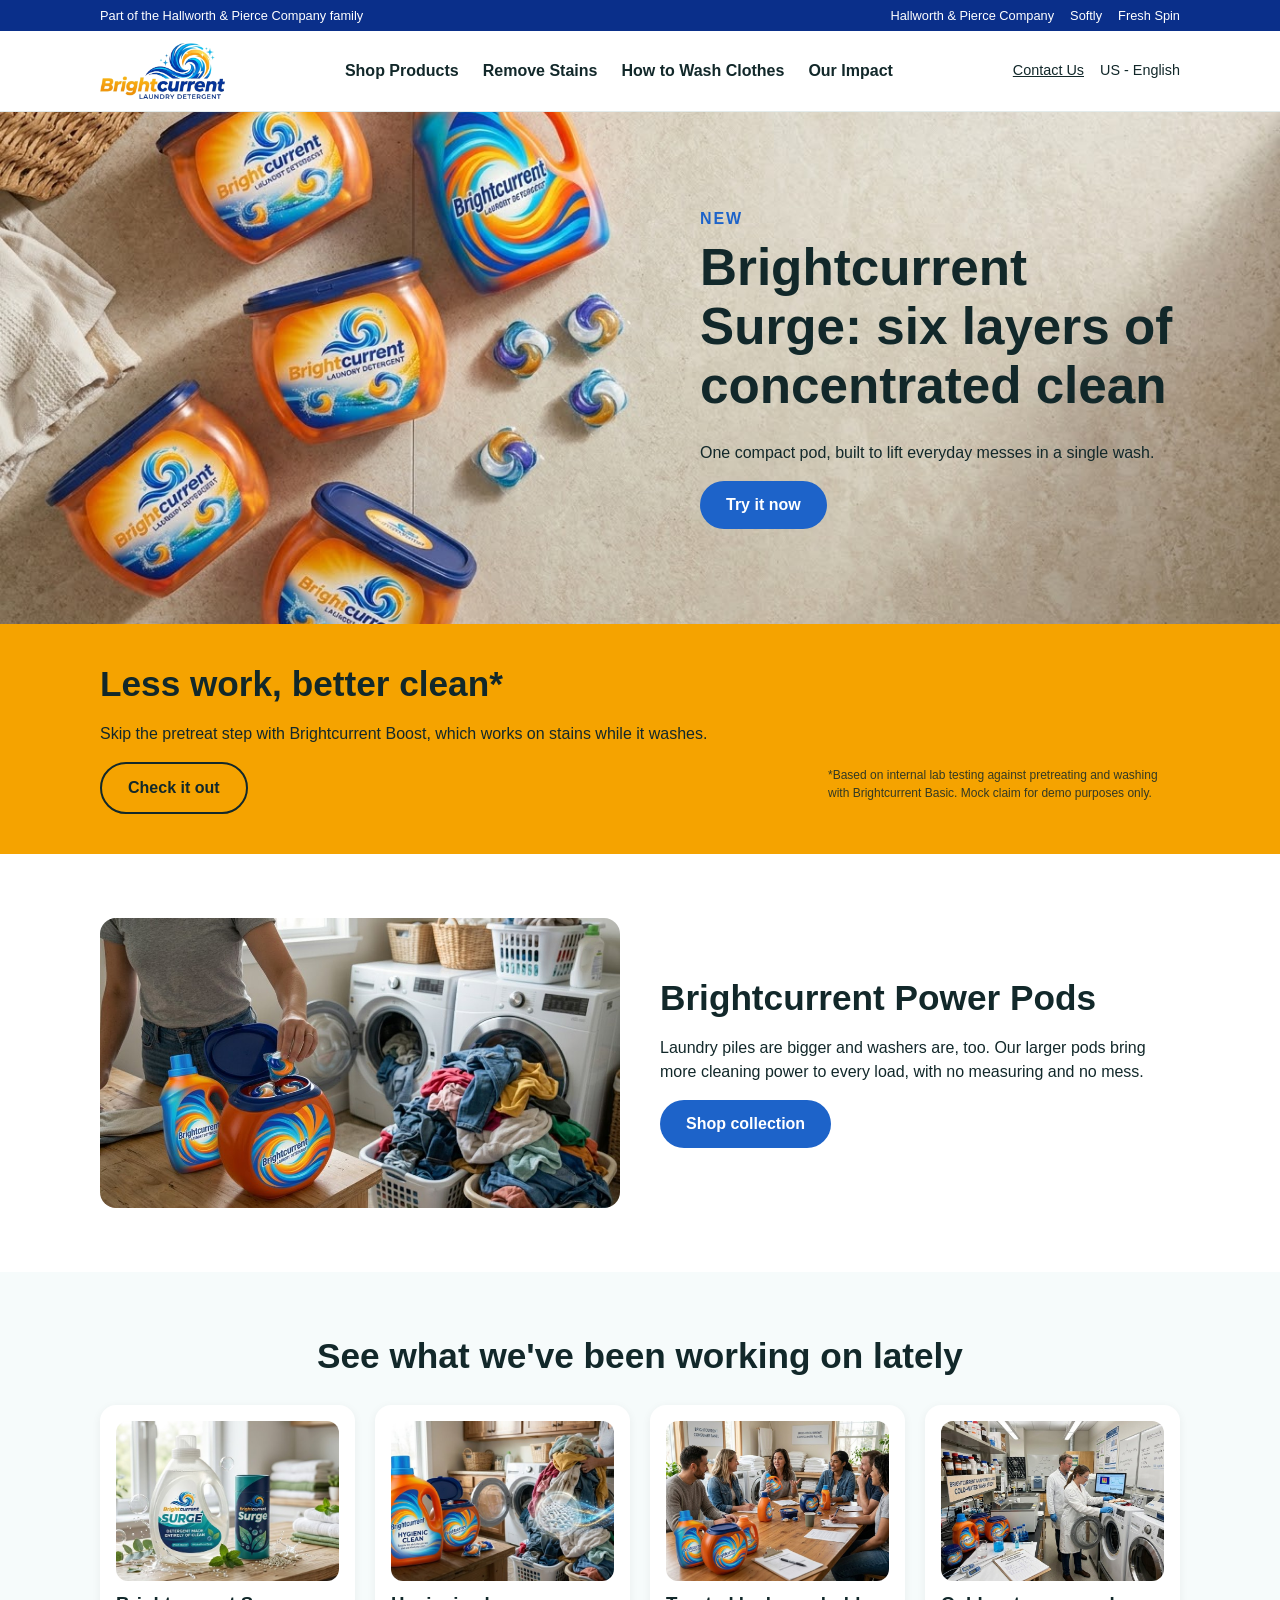
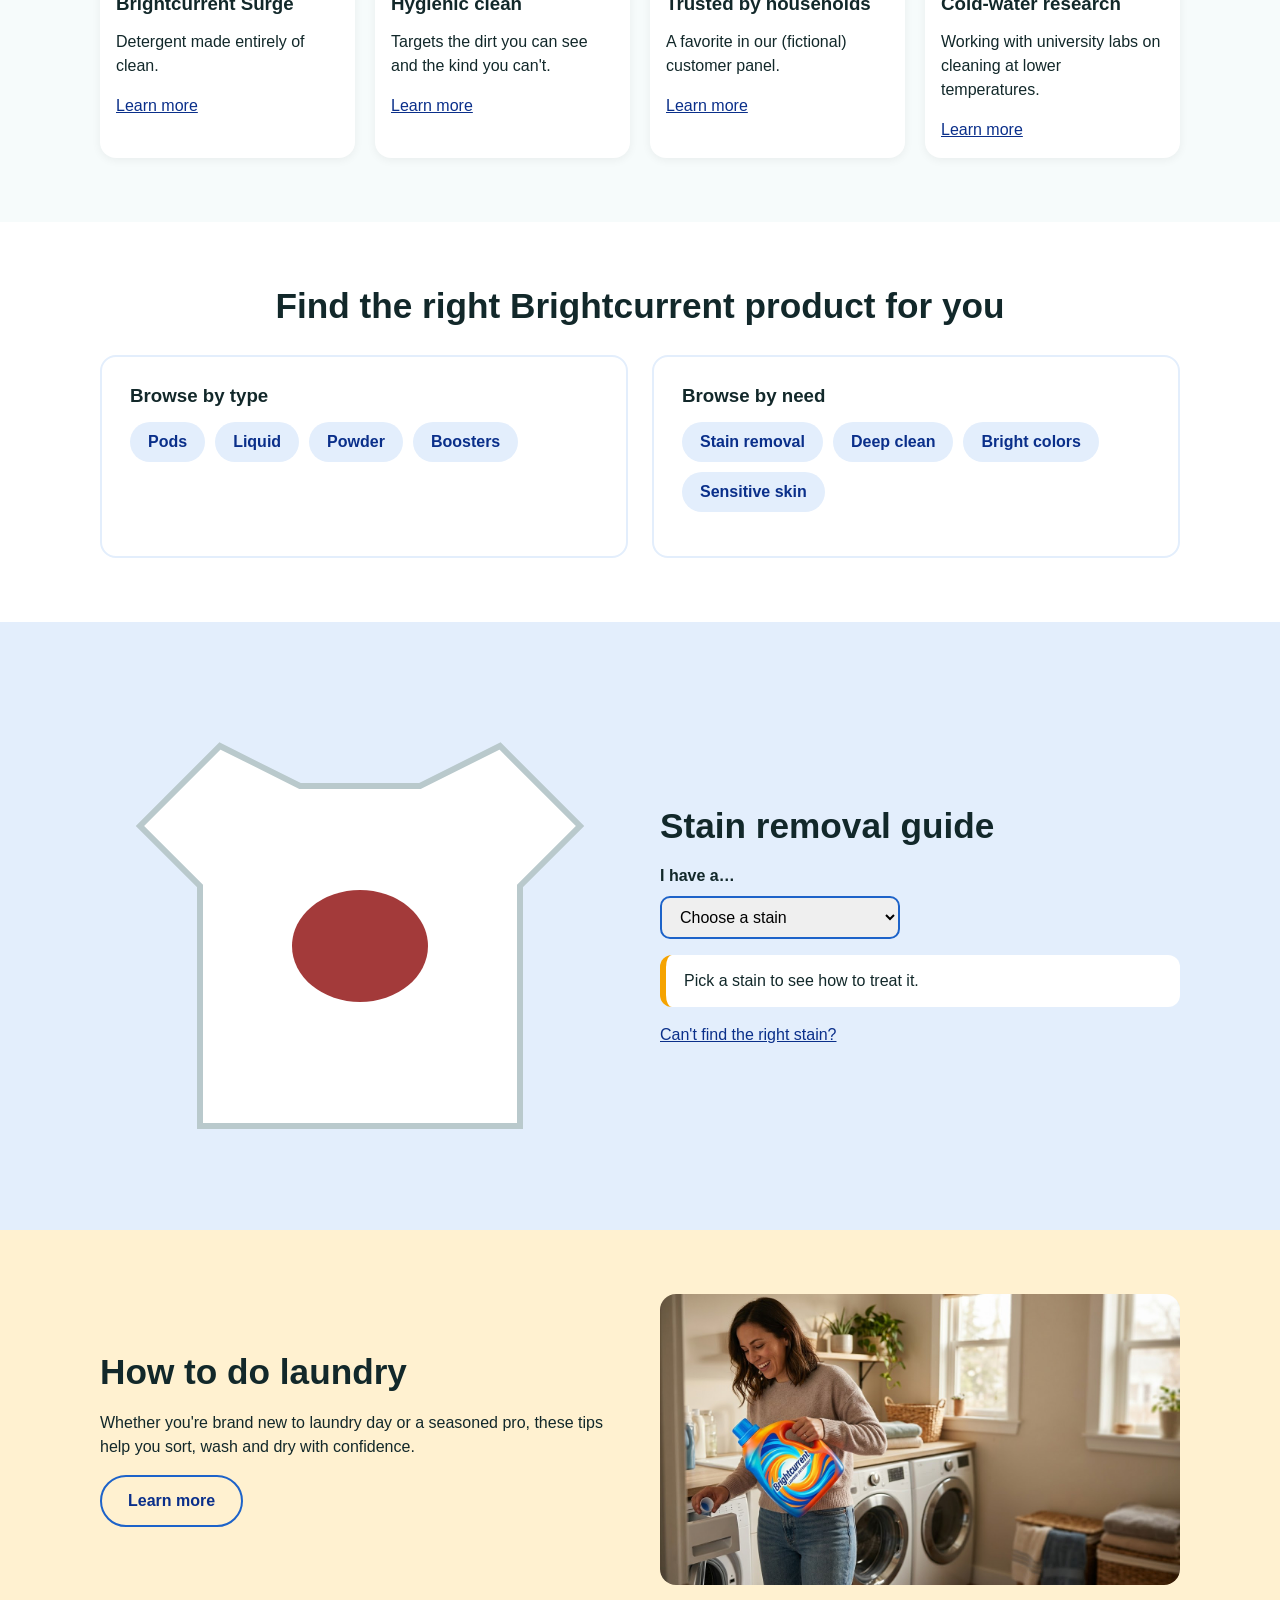
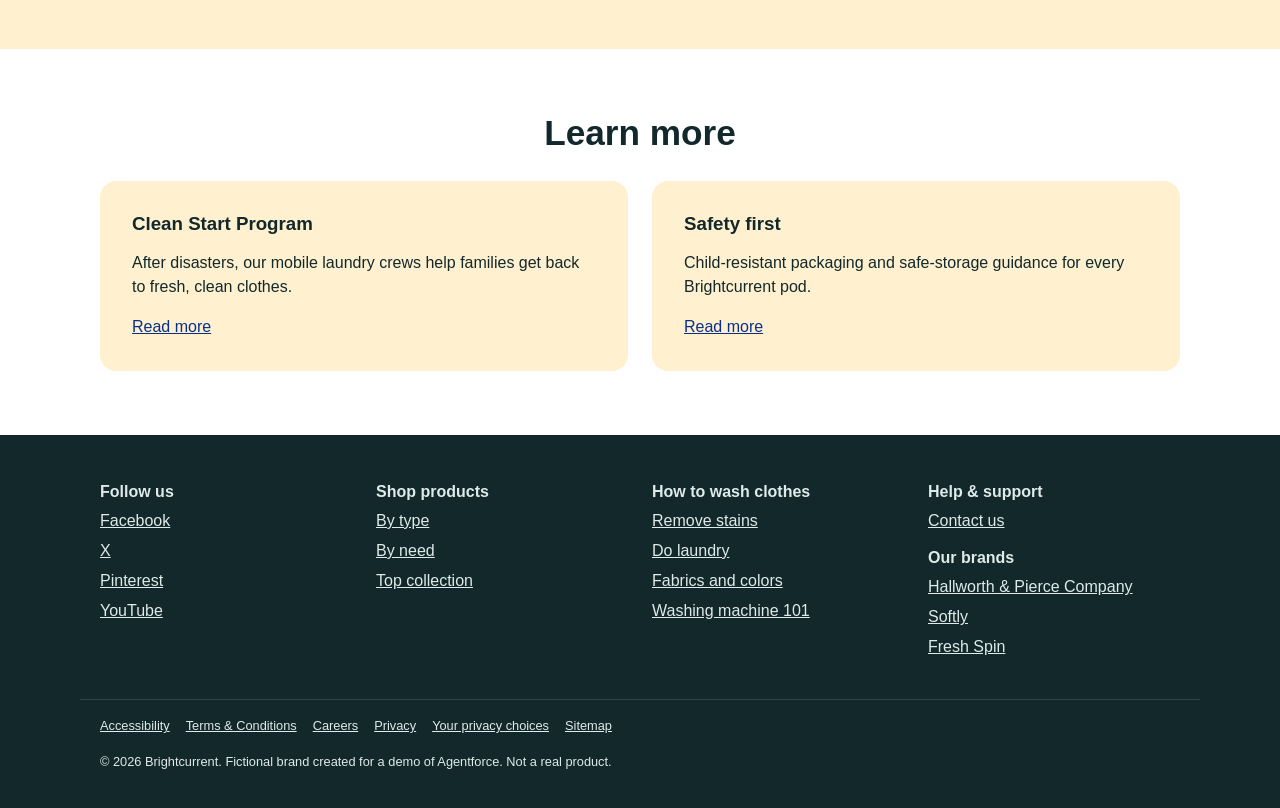
<file: index.html>
<!DOCTYPE html>
<html lang="en-US">
<head>
  <meta charset="utf-8">
  <meta name="viewport" content="width=device-width, initial-scale=1, minimum-scale=1">
  <title>Brightcurrent | Laundry Detergent &amp; Stain Care</title>
  <meta name="description" content="Brightcurrent laundry care: concentrated pods, liquids and powders, plus stain and laundry guides.">
  <link rel="stylesheet" href="styles.css">
</head>
<body>
  <a class="skip" href="#main">Skip to content</a>

  <div class="family-strip">
    <div class="wrap">
      <span>Part of the Hallworth &amp; Pierce Company family</span>
      <ul>
        <li>Hallworth &amp; Pierce Company</li>
        <li>Softly</li>
        <li>Fresh Spin</li>
      </ul>
    </div>
  </div>

  <header class="site-header">
    <div class="wrap header-row">
      <a class="logo" href="index.html" aria-label="Brightcurrent home">
        <img src="assets/logo.png" alt="Brightcurrent Laundry Detergent" height="56">
      </a>
      <nav aria-label="Primary">
        <ul class="nav">
          <li><a href="#products">Shop Products</a></li>
          <li><a href="#stains">Remove Stains</a></li>
          <li><a href="#laundry">How to Wash Clothes</a></li>
          <li><a href="#community">Our Impact</a></li>
        </ul>
      </nav>
      <div class="header-tools">
        <a href="#contact">Contact Us</a>
        <span class="region">US - English</span>
      </div>
    </div>
  </header>

  <main id="main">
    <!-- Hero -->
    <section class="hero">
      <img class="hero-img" src="assets/hero.jpg" alt="Brightcurrent pods, pod tubs and liquid detergent on a tiled laundry room floor">
      <div class="wrap hero-wrap"><div class="hero-copy">
        <p class="eyebrow">New</p>
        <h1>Brightcurrent Surge: six layers of concentrated clean</h1>
        <p>One compact pod, built to lift everyday messes in a single wash.</p>
        <a class="btn" href="#products">Try it now</a>
      </div></div>
    </section>

    <!-- Secondary promo -->
    <section class="promo">
      <div class="wrap promo-grid">
        <div>
          <h2>Less work, better clean*</h2>
          <p>Skip the pretreat step with Brightcurrent Boost, which works on stains while it washes.</p>
          <a class="btn btn-outline" href="#stains">Check it out</a>
        </div>
        <p class="fine">*Based on internal lab testing against pretreating and washing with Brightcurrent Basic. Mock claim for demo purposes only.</p>
      </div>
    </section>

    <!-- Flagship product -->
    <section class="feature">
      <div class="wrap feature-grid">
        <img class="photo" src="assets/power-pods.jpg" alt="Person dropping a Brightcurrent pod into a washer beside a pod tub and liquid bottle">
        <div>
          <h2>Brightcurrent Power Pods</h2>
          <p>Laundry piles are bigger and washers are, too. Our larger pods bring more cleaning power to every load, with no measuring and no mess.</p>
          <a class="btn" href="#products">Shop collection</a>
        </div>
      </div>
    </section>

    <!-- Card row -->
    <section class="cards-section">
      <div class="wrap">
        <h2 class="center">See what we've been working on lately</h2>
        <div class="card-row">
          <article class="card">
            <img class="card-img" src="assets/surge.jpg" alt="Brightcurrent Surge liquid bottle and cartridge on a laundry table">
            <h3>Brightcurrent Surge</h3>
            <p>Detergent made entirely of clean.</p>
            <a href="#products">Learn more</a>
          </article>
          <article class="card">
            <img class="card-img" src="assets/hygienic.jpg" alt="Brightcurrent Hygienic Clean bottle beside a basket of laundry">
            <h3>Hygienic clean</h3>
            <p>Targets the dirt you can see and the kind you can't.</p>
            <a href="#laundry">Learn more</a>
          </article>
          <article class="card">
            <img class="card-img" src="assets/households.jpg" alt="Households around a table at a Brightcurrent consumer panel">
            <h3>Trusted by households</h3>
            <p>A favorite in our (fictional) customer panel.</p>
            <a href="#community">Learn more</a>
          </article>
          <article class="card">
            <img class="card-img" src="assets/research.jpg" alt="Researchers running a cold-water wash study in a university lab">
            <h3>Cold-water research</h3>
            <p>Working with university labs on cleaning at lower temperatures.</p>
            <a href="#community">Learn more</a>
          </article>
        </div>
      </div>
    </section>

    <!-- Find the right product -->
    <section id="products" class="find">
      <div class="wrap">
        <h2 class="center">Find the right Brightcurrent product for you</h2>
        <div class="find-grid">
          <div class="find-box">
            <h3>Browse by type</h3>
            <ul class="chips">
              <li><a href="#">Pods</a></li><li><a href="#">Liquid</a></li><li><a href="#">Powder</a></li><li><a href="#">Boosters</a></li>
            </ul>
          </div>
          <div class="find-box">
            <h3>Browse by need</h3>
            <ul class="chips">
              <li><a href="#">Stain removal</a></li><li><a href="#">Deep clean</a></li><li><a href="#">Bright colors</a></li><li><a href="#">Sensitive skin</a></li>
            </ul>
          </div>
        </div>
      </div>
    </section>

    <!-- Stain guide -->
    <section id="stains" class="stain">
      <div class="wrap stain-grid">
        <div class="stain-art" aria-hidden="true">
          <svg viewBox="0 0 260 240"><path d="M60 30l40 20h60l40-20 40 40-30 30v120H50V100L20 70z" fill="#fff" stroke="#b9c9cc" stroke-width="3"/><ellipse id="stain-blob" cx="130" cy="130" rx="34" ry="28" fill="#a33a3a"/></svg>
        </div>
        <div>
          <h2>Stain removal guide</h2>
          <label for="stain-select">I have a&hellip;</label>
          <select id="stain-select">
            <option value="">Choose a stain</option>
          </select>
          <p id="stain-tip" class="tip" aria-live="polite">Pick a stain to see how to treat it.</p>
          <a href="#contact">Can't find the right stain?</a>
        </div>
      </div>
    </section>

    <!-- How to do laundry -->
    <section id="laundry" class="laundry">
      <div class="wrap feature-grid">
        <div>
          <h2>How to do laundry</h2>
          <p>Whether you're brand new to laundry day or a seasoned pro, these tips help you sort, wash and dry with confidence.</p>
          <a class="btn btn-outline" href="#">Learn more</a>
        </div>
        <img class="photo" src="assets/laundry.jpg" alt="Woman pouring Brightcurrent liquid detergent into a washer in a bright laundry room">
      </div>
    </section>

    <!-- Community / safety -->
    <section id="community" class="learn">
      <div class="wrap">
        <h2 class="center">Learn more</h2>
        <div class="learn-grid">
          <article class="learn-card">
            <h3>Clean Start Program</h3>
            <p>After disasters, our mobile laundry crews help families get back to fresh, clean clothes.</p>
            <a href="#">Read more</a>
          </article>
          <article class="learn-card">
            <h3>Safety first</h3>
            <p>Child-resistant packaging and safe-storage guidance for every Brightcurrent pod.</p>
            <a href="#">Read more</a>
          </article>
        </div>
      </div>
    </section>
  </main>

  <footer id="contact" class="site-footer">
    <div class="wrap footer-grid">
      <div>
        <h4>Follow us</h4>
        <ul><li><a href="#">Facebook</a></li><li><a href="#">X</a></li><li><a href="#">Pinterest</a></li><li><a href="#">YouTube</a></li></ul>
      </div>
      <div>
        <h4>Shop products</h4>
        <ul><li><a href="#products">By type</a></li><li><a href="#products">By need</a></li><li><a href="#products">Top collection</a></li></ul>
      </div>
      <div>
        <h4>How to wash clothes</h4>
        <ul><li><a href="#stains">Remove stains</a></li><li><a href="#laundry">Do laundry</a></li><li><a href="#laundry">Fabrics and colors</a></li><li><a href="#laundry">Washing machine 101</a></li></ul>
      </div>
      <div>
        <h4>Help &amp; support</h4>
        <ul><li><a href="#">Contact us</a></li></ul>
        <h4>Our brands</h4>
        <ul><li><a href="#">Hallworth &amp; Pierce Company</a></li><li><a href="#">Softly</a></li><li><a href="#">Fresh Spin</a></li></ul>
      </div>
    </div>
    <div class="wrap legal">
      <ul>
        <li><a href="#">Accessibility</a></li><li><a href="terms.html">Terms &amp; Conditions</a></li><li><a href="#">Careers</a></li><li><a href="privacy.html">Privacy</a></li><li><a href="#">Your privacy choices</a></li><li><a href="#">Sitemap</a></li>
      </ul>
      <p>&copy; 2026 Brightcurrent. Fictional brand created for a demo of Agentforce. Not a real product.</p>
    </div>
  </footer>

  <script src="script.js"></script>
  <script src="agentforce.js"></script>
</body>
</html>
</file>
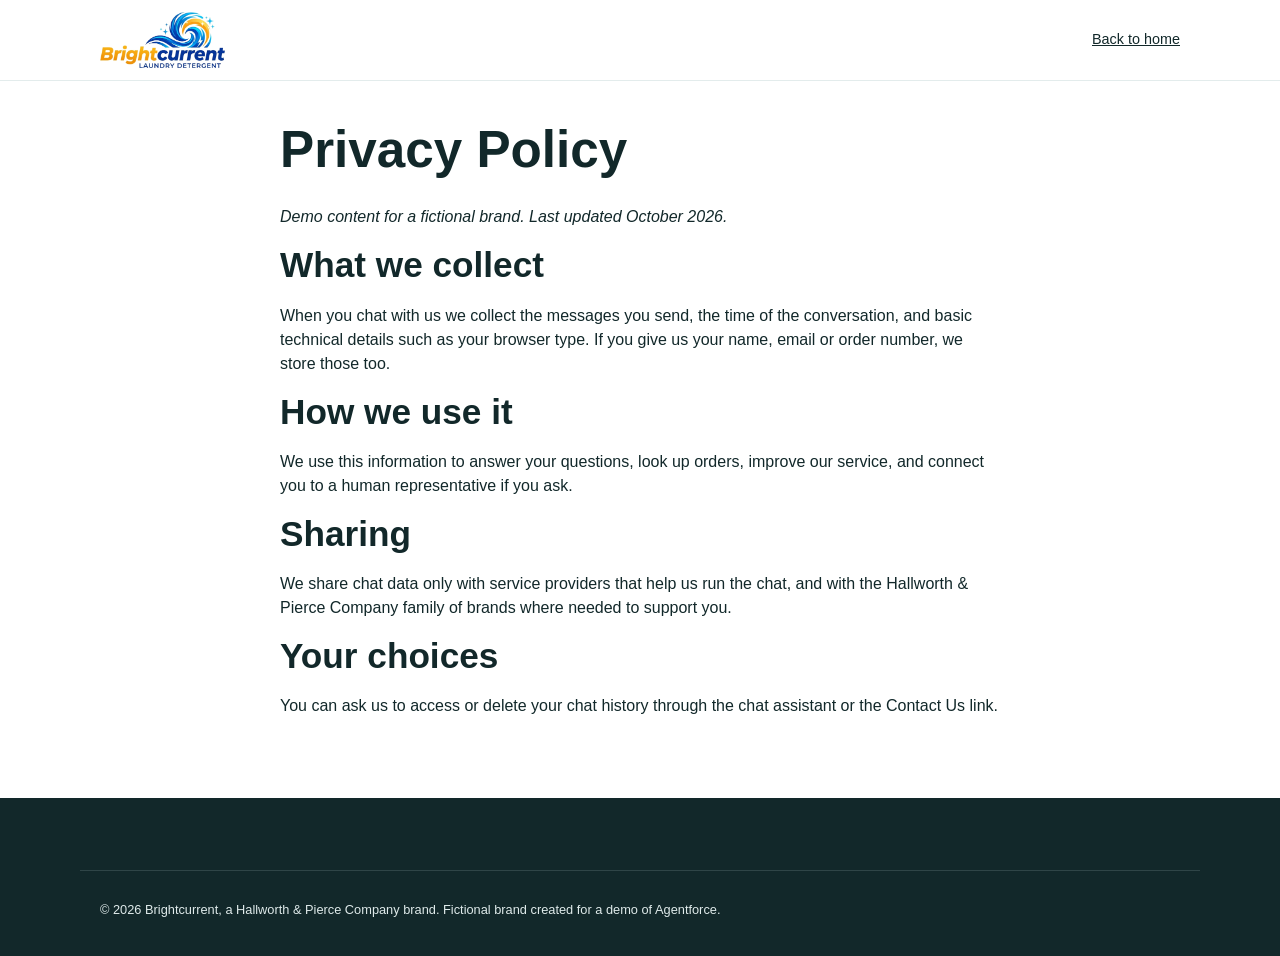
<file: privacy.html>
<!DOCTYPE html>
<html lang="en-US">
<head>
  <meta charset="utf-8">
  <meta name="viewport" content="width=device-width, initial-scale=1, minimum-scale=1">
  <title>Privacy Policy | Brightcurrent</title>
  <link rel="stylesheet" href="styles.css">
</head>
<body>
  <header class="site-header">
    <div class="wrap header-row">
      <a class="logo" href="index.html" aria-label="Brightcurrent home"><img src="assets/logo.png" alt="Brightcurrent Laundry Detergent" height="56"></a>
      <div class="header-tools"><a href="index.html">Back to home</a></div>
    </div>
  </header>
  <main class="wrap legal-page">
    <h1>Privacy Policy</h1>
    <p><em>Demo content for a fictional brand. Last updated October 2026.</em></p>
    <h2>What we collect</h2>
    <p>When you chat with us we collect the messages you send, the time of the conversation, and basic technical details such as your browser type. If you give us your name, email or order number, we store those too.</p>
    <h2>How we use it</h2>
    <p>We use this information to answer your questions, look up orders, improve our service, and connect you to a human representative if you ask.</p>
    <h2>Sharing</h2>
    <p>We share chat data only with service providers that help us run the chat, and with the Hallworth &amp; Pierce Company family of brands where needed to support you.</p>
    <h2>Your choices</h2>
    <p>You can ask us to access or delete your chat history through the chat assistant or the Contact Us link.</p>
  </main>
  <footer class="site-footer"><div class="wrap legal"><p>&copy; 2026 Brightcurrent, a Hallworth &amp; Pierce Company brand. Fictional brand created for a demo of Agentforce.</p></div></footer>
</body>
</html>
</file>
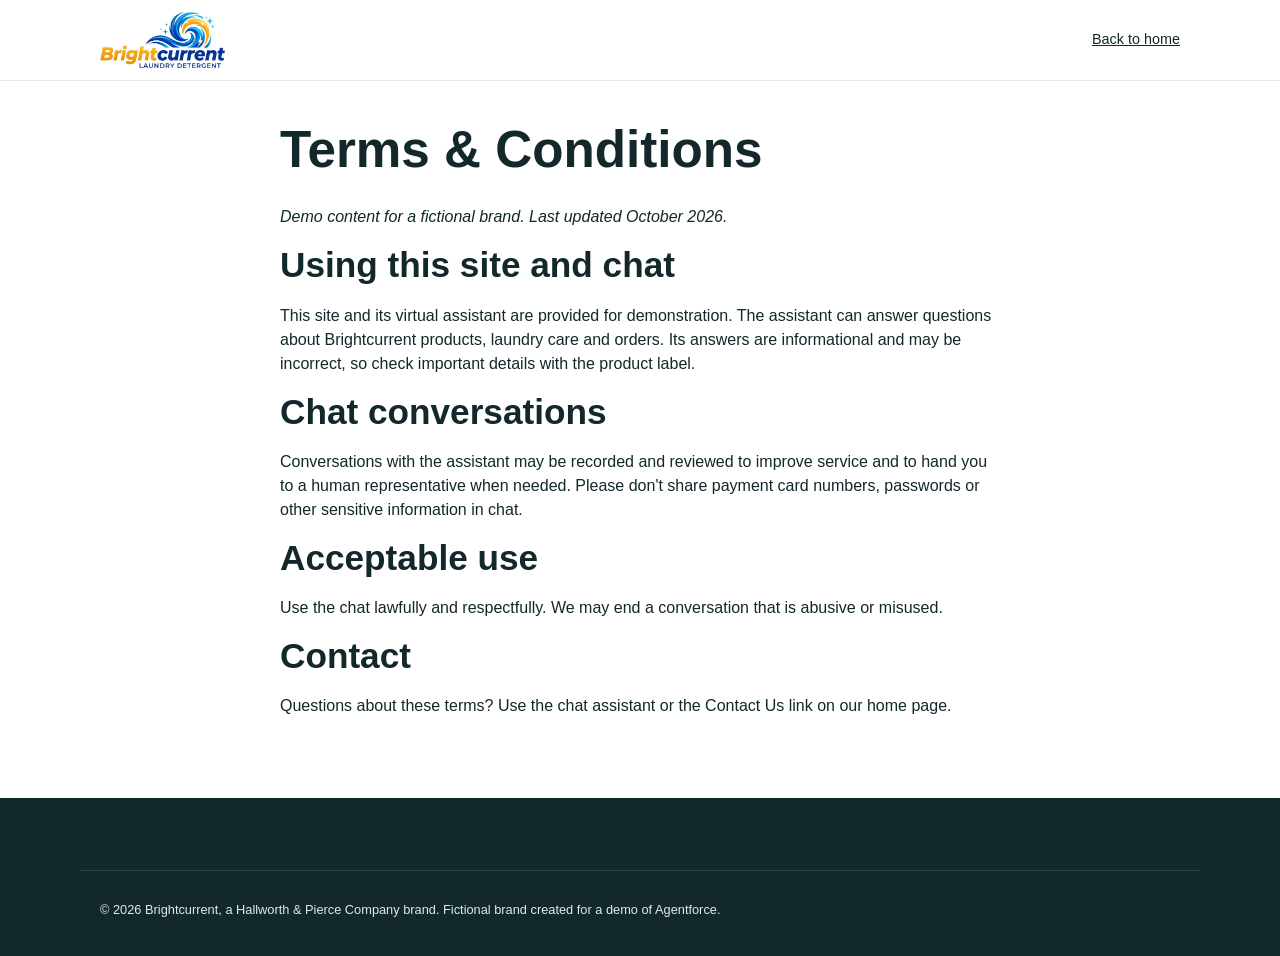
<file: terms.html>
<!DOCTYPE html>
<html lang="en-US">
<head>
  <meta charset="utf-8">
  <meta name="viewport" content="width=device-width, initial-scale=1, minimum-scale=1">
  <title>Terms &amp; Conditions | Brightcurrent</title>
  <link rel="stylesheet" href="styles.css">
</head>
<body>
  <header class="site-header">
    <div class="wrap header-row">
      <a class="logo" href="index.html" aria-label="Brightcurrent home"><img src="assets/logo.png" alt="Brightcurrent Laundry Detergent" height="56"></a>
      <div class="header-tools"><a href="index.html">Back to home</a></div>
    </div>
  </header>
  <main class="wrap legal-page">
    <h1>Terms &amp; Conditions</h1>
    <p><em>Demo content for a fictional brand. Last updated October 2026.</em></p>
    <h2>Using this site and chat</h2>
    <p>This site and its virtual assistant are provided for demonstration. The assistant can answer questions about Brightcurrent products, laundry care and orders. Its answers are informational and may be incorrect, so check important details with the product label.</p>
    <h2>Chat conversations</h2>
    <p>Conversations with the assistant may be recorded and reviewed to improve service and to hand you to a human representative when needed. Please don't share payment card numbers, passwords or other sensitive information in chat.</p>
    <h2>Acceptable use</h2>
    <p>Use the chat lawfully and respectfully. We may end a conversation that is abusive or misused.</p>
    <h2>Contact</h2>
    <p>Questions about these terms? Use the chat assistant or the Contact Us link on our home page.</p>
  </main>
  <footer class="site-footer"><div class="wrap legal"><p>&copy; 2026 Brightcurrent, a Hallworth &amp; Pierce Company brand. Fictional brand created for a demo of Agentforce.</p></div></footer>
</body>
</html>
</file>
<file: styles.css>
:root {
  --blue: #1d63c9;
  --blue-dark: #0a2f8a;
  --blue-light: #e3eefc;
  --amber: #f5a300;
  --cream: #fff1d0;
  --ink: #12282a;
  --muted: #5b6f72;
  --radius: 16px;
}
* { box-sizing: border-box; }
body { margin: 0; font-family: "Helvetica Neue", Arial, sans-serif; color: var(--ink); line-height: 1.5; background: #fff; }
a { color: var(--blue-dark); }
h1, h2, h3, h4 { line-height: 1.15; margin: 0 0 .5em; }
h1 { font-size: clamp(2rem, 4vw, 3.2rem); }
h2 { font-size: clamp(1.5rem, 3vw, 2.2rem); }
.wrap { max-width: 1120px; margin: 0 auto; padding: 0 20px; }
.center { text-align: center; }
.skip { position: absolute; left: -999px; }
.skip:focus { left: 8px; top: 8px; background: #fff; padding: 8px; z-index: 100; }

.family-strip { background: var(--blue-dark); color: #fff; font-size: .8rem; }
.family-strip .wrap { display: flex; justify-content: space-between; padding-top: 6px; padding-bottom: 6px; }
.family-strip ul { display: flex; gap: 16px; list-style: none; margin: 0; padding: 0; }

.site-header { border-bottom: 1px solid #e3ecec; position: sticky; top: 0; background: #fff; z-index: 10; }
.header-row { display: flex; align-items: center; justify-content: space-between; gap: 24px; padding-top: 12px; padding-bottom: 12px; }
.logo { display: flex; align-items: center; gap: 10px; text-decoration: none; color: var(--blue-dark); font-weight: 800; font-size: 1.4rem; }
.nav { display: flex; gap: 24px; list-style: none; margin: 0; padding: 0; }
.nav a { text-decoration: none; color: var(--ink); font-weight: 600; }
.nav a:hover { color: var(--blue); }
.header-tools { display: flex; gap: 16px; font-size: .9rem; }
.header-tools a { color: var(--ink); }

.btn { display: inline-block; background: var(--blue); color: #fff; padding: 12px 26px; border-radius: 999px; text-decoration: none; font-weight: 700; }
.btn:hover { background: var(--blue-dark); }
.btn-outline { background: transparent; color: var(--blue-dark); border: 2px solid var(--blue); }
.btn-outline:hover { background: var(--blue); color: #fff; }
.eyebrow { text-transform: uppercase; letter-spacing: .12em; font-weight: 800; color: var(--blue); margin: 0 0 8px; }

.hero-grid, .feature-grid, .stain-grid { display: grid; grid-template-columns: 1fr 1fr; gap: 40px; align-items: center; }
.feature-art svg, .stain-art svg { width: 100%; height: auto; display: block; }

/* Hero: fixed-height banner, photo fills it, text sits in the empty right side */
.hero { position: relative; background: #e9e3d6; height: clamp(420px, 40vw, 580px); overflow: hidden; }
.hero-img { position: absolute; inset: 0; width: 100%; height: 100%; object-fit: cover; object-position: left 85%; }
.hero-wrap { position: relative; height: 100%; display: flex; align-items: center; justify-content: flex-end; }
.hero-copy { width: min(46%, 480px); }
.photo { width: 100%; height: auto; max-height: 420px; object-fit: cover; border-radius: var(--radius); display: block; }
.logo img { display: block; height: 56px; width: auto; }
.promo { background: var(--amber); color: var(--ink); padding: 40px 0; }
.promo .btn-outline { color: var(--ink); border-color: var(--ink); }
.promo .btn-outline:hover { background: var(--ink); color: #fff; }
.promo-grid { display: grid; grid-template-columns: 2fr 1fr; gap: 24px; align-items: end; }
.fine { font-size: .75rem; opacity: .85; }

.feature, .laundry, .stain { padding: 64px 0; }
.laundry { background: var(--cream); }

.cards-section { padding: 64px 0; background: #f6fbfb; }
.card-row { display: grid; grid-template-columns: repeat(4, 1fr); gap: 20px; margin-top: 28px; }
.card { background: #fff; border-radius: var(--radius); padding: 16px; box-shadow: 0 2px 10px rgba(0,0,0,.06); }
.card-art { height: 140px; border-radius: 12px; margin-bottom: 12px; }
.a1 { background: linear-gradient(135deg, var(--blue), var(--amber)); }
.a2 { background: radial-gradient(circle at 30% 40%, #fff 0 12%, var(--blue-light) 13% 100%); }
.a3 { background: linear-gradient(160deg, var(--amber), var(--cream)); }
.a4 { background: repeating-linear-gradient(45deg, var(--blue-light) 0 14px, #fff 14px 28px); }

.find { padding: 64px 0; }
.find-grid { display: grid; grid-template-columns: 1fr 1fr; gap: 24px; margin-top: 28px; }
.find-box { border: 2px solid var(--blue-light); border-radius: var(--radius); padding: 28px; }
.chips { list-style: none; padding: 0; display: flex; flex-wrap: wrap; gap: 10px; }
.chips a { display: block; padding: 8px 18px; border-radius: 999px; background: var(--blue-light); text-decoration: none; font-weight: 600; }
.chips a:hover { background: var(--amber); }

.stain { background: var(--blue-light); }
select { font-size: 1rem; padding: 10px 14px; border-radius: 10px; border: 2px solid var(--blue); min-width: 240px; display: block; margin: 8px 0 16px; }
label { font-weight: 700; }
.tip { background: #fff; padding: 14px 18px; border-radius: 12px; border-left: 6px solid var(--amber); }

.learn { padding: 64px 0; }
.learn-grid { display: grid; grid-template-columns: 1fr 1fr; gap: 24px; margin-top: 28px; }
.learn-card { background: var(--cream); border-radius: var(--radius); padding: 32px; }

.site-footer { background: var(--ink); color: #dfeaea; padding: 48px 0 24px; }
.site-footer a { color: #dfeaea; }
.footer-grid { display: grid; grid-template-columns: repeat(4, 1fr); gap: 24px; }
.footer-grid ul, .legal ul { list-style: none; padding: 0; margin: 0 0 16px; }
.footer-grid li { margin-bottom: 6px; }
.legal { border-top: 1px solid #2f4547; margin-top: 24px; padding-top: 16px; font-size: .8rem; }
.legal ul { display: flex; flex-wrap: wrap; gap: 16px; }


@media (max-width: 860px) {
  .family-strip ul, .region { display: none; }
  .header-tools a { white-space: nowrap; }
  .hero { height: auto; }
  .hero-img { position: static; height: 240px; }
  .hero-wrap { display: block; }
  .hero-copy { width: auto; padding: 24px 0 32px; }
  .nav { display: none; }
  .hero-grid, .feature-grid, .stain-grid, .promo-grid, .find-grid, .learn-grid { grid-template-columns: 1fr; }
  .card-row, .footer-grid { grid-template-columns: 1fr 1fr; }
}

.legal-page { max-width: 760px; padding-top: 40px; padding-bottom: 64px; }

.card-img { display: block; width: 100%; height: 160px; object-fit: cover; border-radius: 12px; margin-bottom: 12px; }
</file>
